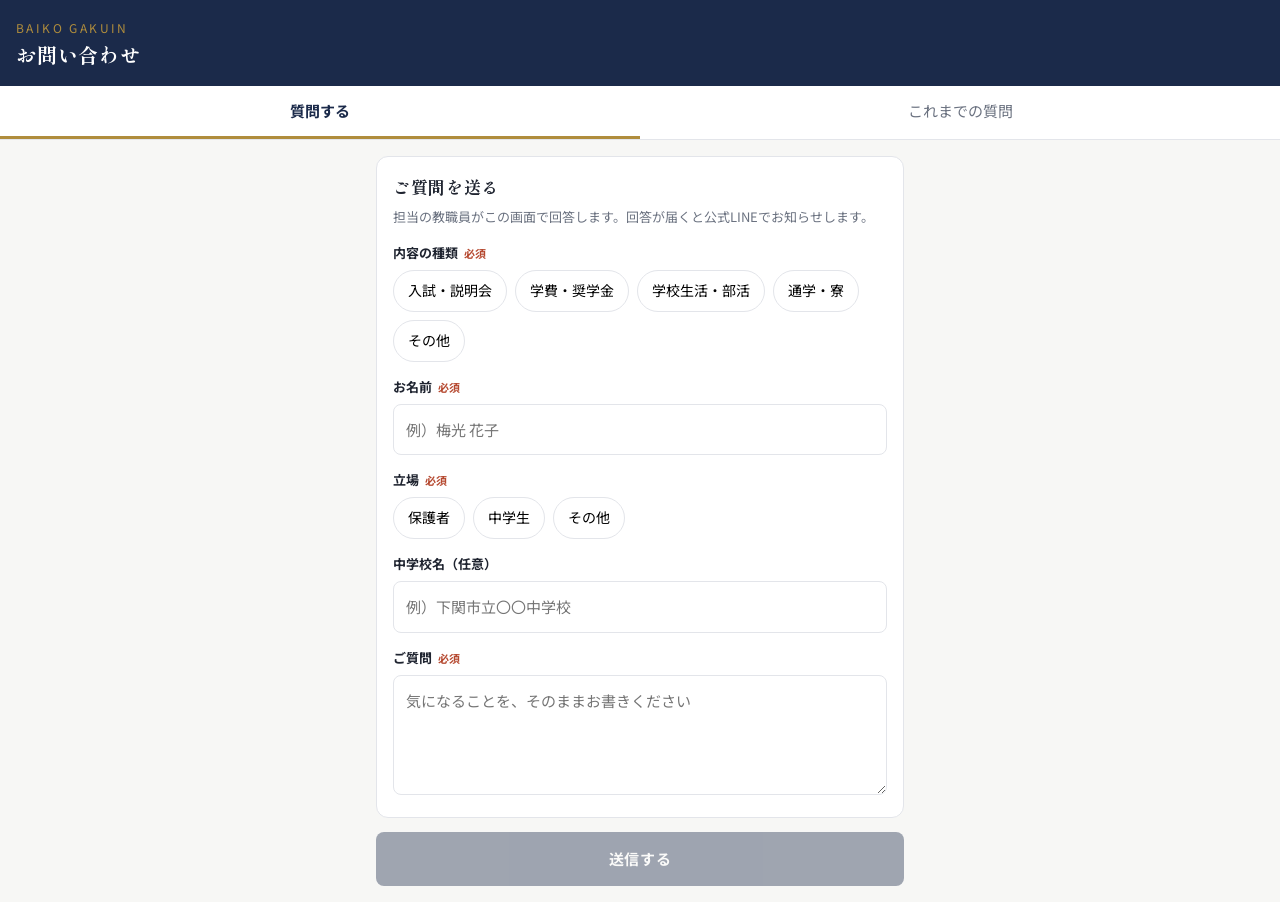
<file: index.html>
<!doctype html>
<html lang="ja">
<head>
<meta charset="utf-8">
<meta name="viewport" content="width=device-width, initial-scale=1, viewport-fit=cover">
<title>梅光学院 お問い合わせ</title>
<link rel="preconnect" href="https://fonts.googleapis.com">
<link href="https://fonts.googleapis.com/css2?family=Noto+Sans+JP:wght@400;700&family=Shippori+Mincho:wght@700&display=swap" rel="stylesheet">
<link rel="stylesheet" href="style.css">
<style>
  header { background: var(--navy); color: #fff; padding: 18px 16px 14px; }
  header .school { font-size: 12px; color: var(--gold); letter-spacing: .2em; }
  header h1 { font-size: 20px; }
  nav { display: flex; background: #fff; border-bottom: 1px solid var(--line); position: sticky; top: 0; z-index: 2; }
  nav button { flex: 1; padding: 12px; border: 0; background: none; color: var(--muted); border-bottom: 3px solid transparent; }
  nav button.on { color: var(--navy); font-weight: 700; border-bottom-color: var(--gold); }
  main { padding: 16px; max-width: 560px; margin: 0 auto; }
  .card { background: var(--card); border: 1px solid var(--line); border-radius: 12px; padding: 16px; margin-bottom: 14px; }
  label { display: block; font-size: 13px; font-weight: 700; margin: 14px 0 6px; }
  label .req { color: var(--warn); font-size: 11px; margin-left: 6px; }
  .chips { display: flex; flex-wrap: wrap; gap: 8px; }
  .chip { padding: 8px 14px; border: 1px solid var(--line); border-radius: 999px; background: #fff; font-size: 14px; }
  .chip.on { background: var(--navy); border-color: var(--navy); color: #fff; }
  .faq { background: var(--gold-soft); border-radius: 10px; padding: 12px 14px; margin-top: 12px; font-size: 14px; }
  .faq b { font-family: var(--mincho); color: var(--navy); }
  .faq details { margin-top: 6px; }
  .faq summary { cursor: pointer; }
  .item { display: block; width: 100%; text-align: left; background: #fff; border: 1px solid var(--line); border-radius: 12px; padding: 14px; margin-bottom: 10px; }
  .item .top { display: flex; justify-content: space-between; align-items: center; gap: 8px; }
  .item .preview { margin: 6px 0 0; color: var(--ink); overflow: hidden; text-overflow: ellipsis; white-space: nowrap; }
  .back { background: none; border: 0; color: var(--navy); padding: 0; margin-bottom: 12px; }
  .reply-box { margin-top: 16px; display: flex; gap: 8px; }
  .reply-box textarea { min-height: 48px; }
  .reply-box .btn { width: 84px; }
  .done { text-align: center; padding: 28px 16px; }
  .done .mark { font-size: 40px; color: var(--gold); }
  .empty { text-align: center; color: var(--muted); padding: 40px 0; }
  .toast { position: fixed; left: 50%; top: 14px; transform: translateX(-50%); background: #fff; border: 1px solid var(--line); border-left: 4px solid #06c755; border-radius: 10px; padding: 10px 14px; box-shadow: 0 6px 24px rgba(0,0,0,.12); font-size: 13px; width: min(92vw, 420px); display: none; z-index: 9; }
  .toast b { color: #06c755; }
</style>
</head>
<body>
<header>
  <div class="school">BAIKO GAKUIN</div>
  <h1>お問い合わせ</h1>
</header>
<nav>
  <button data-tab="new" class="on">質問する</button>
  <button data-tab="list">これまでの質問 <span id="unread"></span></button>
</nav>
<main id="view"></main>
<div class="toast" id="toast"></div>

<script src="https://static.line-scdn.net/liff/edge/2/sdk.js"></script>
<script src="config.js"></script>
<script src="store.js"></script>
<script>
// ── config.js に LIFF_ID があれば LIFF でLINEのIDと名前を取る。無ければデモの利用者で動く
const CATEGORIES = ['入試・説明会', '学費・奨学金', '学校生活・部活', '通学・寮', 'その他'];
const ROLES = ['保護者', '中学生', 'その他'];

let me = { userId: 'demo-user', displayName: 'デモ 保護者' };
let tab = 'new', openId = null, form = { category: '', role: '' };

async function initLiff() {
  const liffId = window.APP_CONFIG?.LIFF_ID;
  if (!Store.remote || !liffId || !window.liff) return;
  try {
    await liff.init({ liffId });
    if (!liff.isLoggedIn()) { liff.login(); return new Promise(() => {}); }
    const p = await liff.getProfile();
    me = { userId: p.userId, displayName: p.displayName };
    Store.setAuth({ idToken: liff.getIDToken() });
    await Store.refresh();
    // 職員の回答を拾う（開いている間は20秒ごと、画面に戻った時も）
    setInterval(() => Store.refresh().catch(() => {}), 20000);
    document.addEventListener('visibilitychange', () => { if (!document.hidden) Store.refresh().catch(() => {}); });
  } catch (e) {
    document.getElementById('view').innerHTML = `<div class="empty">LINEとの接続に失敗しました。<br>公式LINEのメニューから開き直してください。<br><span class="muted">${esc(e.message)}</span></div>`;
    return new Promise(() => {});
  }
}

function render() {
  document.querySelectorAll('nav button').forEach((b) => b.classList.toggle('on', b.dataset.tab === tab));
  const mine = Store.byUser(me.userId);
  const unread = mine.filter((q) => q.unreadForUser).length;
  document.getElementById('unread').innerHTML = unread ? '<span class="dot"></span>' : '';
  const v = document.getElementById('view');
  if (openId) return renderDetail(v, Store.get(openId));
  if (tab === 'list') return renderList(v, mine);
  renderForm(v);
}

function renderForm(v) {
  v.innerHTML = `
    <div class="card">
      <h2 style="font-size:17px">ご質問を送る</h2>
      <p class="muted" style="margin:4px 0 0">担当の教職員がこの画面で回答します。回答が届くと公式LINEでお知らせします。</p>

      <label>内容の種類<span class="req">必須</span></label>
      <div class="chips">${CATEGORIES.map((c) => `<button class="chip ${form.category === c ? 'on' : ''}" data-cat="${c}">${c}</button>`).join('')}</div>

      <label>お名前<span class="req">必須</span></label>
      <input id="name" placeholder="例）梅光 花子" value="${esc(form.name || '')}">

      <label>立場<span class="req">必須</span></label>
      <div class="chips">${ROLES.map((r) => `<button class="chip ${form.role === r ? 'on' : ''}" data-role="${r}">${r}</button>`).join('')}</div>

      <label>中学校名（任意）</label>
      <input id="school" placeholder="例）下関市立〇〇中学校" value="${esc(form.school || '')}">

      <label>ご質問<span class="req">必須</span></label>
      <textarea id="text" placeholder="気になることを、そのままお書きください">${esc(form.text || '')}</textarea>
    </div>
    <button class="btn" id="send">送信する</button>`;
  const keep = () => ['name', 'school', 'text'].forEach((k) => (form[k] = document.getElementById(k).value));
  const check = () => {
    keep();
    document.getElementById('send').disabled = !(form.category && form.role && form.name.trim() && form.text.trim());
  };
  v.querySelectorAll('[data-cat]').forEach((b) => (b.onclick = () => { keep(); form.category = b.dataset.cat; render(); }));
  v.querySelectorAll('[data-role]').forEach((b) => (b.onclick = () => { keep(); form.role = b.dataset.role; render(); }));
  v.querySelectorAll('input, textarea').forEach((el) => (el.oninput = check));
  check();
  document.getElementById('send').onclick = () => {
    keep();
    const q = Store.create({ ...me, name: form.name.trim(), role: form.role, school: form.school.trim(), category: form.category, text: form.text.trim() });
    form = { category: '', role: '' };
    v.innerHTML = `
      <div class="card done">
        <div class="mark">✓</div>
        <h2 style="font-size:18px">送信しました</h2>
        <p>受付番号 <b>${q.id}</b></p>
        <p class="muted">回答が届いたら、公式LINEでお知らせします。<br>「これまでの質問」からいつでも確認できます。</p>
      </div>
      <button class="btn ghost" id="toList">これまでの質問を見る</button>`;
    document.getElementById('toList').onclick = () => { tab = 'list'; render(); };
  };
}

function renderList(v, mine) {
  if (!mine.length) { v.innerHTML = '<div class="empty">まだ質問はありません</div>'; return; }
  v.innerHTML = mine.map((q) => `
    <button class="item" data-id="${q.id}">
      <div class="top">
        <span class="muted">${esc(q.category)}・${fmt(q.updatedAt)}</span>
        <span>${q.unreadForUser ? '<span class="dot"></span> ' : ''}<span class="badge ${q.status === '回答済み' ? '回答済み' : '対応中'}">${q.status === '回答済み' ? '回答あり' : '回答待ち'}</span></span>
      </div>
      <p class="preview">${esc(q.messages[0].text)}</p>
    </button>`).join('');
  v.querySelectorAll('.item').forEach((b) => (b.onclick = () => { openId = b.dataset.id; Store.update(openId, { unreadForUser: false }); render(); }));
}

function renderDetail(v, q) {
  if (!q) { openId = null; return render(); }
  v.innerHTML = `
    <button class="back" id="back">← 一覧に戻る</button>
    <div class="card" style="padding:12px 16px">
      <div class="muted">受付番号 ${q.id}・${esc(q.category)}</div>
    </div>
    <div class="thread">${q.messages.map((m) => m.from === 'user'
      ? `<div class="msg user">${esc(m.text)}<span class="meta">${fmt(m.at)}</span></div>`
      : `<div class="msg staff"><span class="who">梅光学院 ${esc(m.staffName || '')}</span>${esc(m.text)}<span class="meta">${fmt(m.at)}</span></div>`).join('')}
    </div>
    <div class="reply-box">
      <textarea id="more" placeholder="追加で質問する"></textarea>
      <button class="btn" id="sendMore">送る</button>
    </div>`;
  document.getElementById('back').onclick = () => { openId = null; render(); };
  document.getElementById('sendMore').onclick = () => {
    const t = document.getElementById('more').value.trim();
    if (t) Store.addMessage(q.id, { from: 'user', text: t });
  };
}

// 職員が回答した瞬間に「LINEに届く通知」を再現する（本番は Messaging API のプッシュ）
let seen = new Set(Store.byUser(me.userId).filter((q) => q.unreadForUser).map((q) => q.id + q.updatedAt));
function notify() {
  Store.byUser(me.userId).filter((q) => q.unreadForUser).forEach((q) => {
    const k = q.id + q.updatedAt;
    if (seen.has(k)) return;
    seen.add(k);
    const t = document.getElementById('toast');
    t.innerHTML = `<b>LINE</b>　梅光学院<br>お問い合わせ（${q.id}）に回答が届きました。タップして確認してください。`;
    t.style.display = 'block';
    t.onclick = () => { t.style.display = 'none'; openId = q.id; Store.update(q.id, { unreadForUser: false }); };
    setTimeout(() => (t.style.display = 'none'), 6000);
  });
}

document.querySelectorAll('nav button').forEach((b) => (b.onclick = () => { tab = b.dataset.tab; openId = null; render(); }));
window.addEventListener('store-changed', () => {
  if (document.activeElement?.tagName === 'TEXTAREA' || document.activeElement?.tagName === 'INPUT') {
    if (!openId && tab === 'new') return notify(); // 入力中のフォームは描き直さない
  }
  notify(); render();
});
initLiff().then(render);
</script>
</body>
</html>
</file>
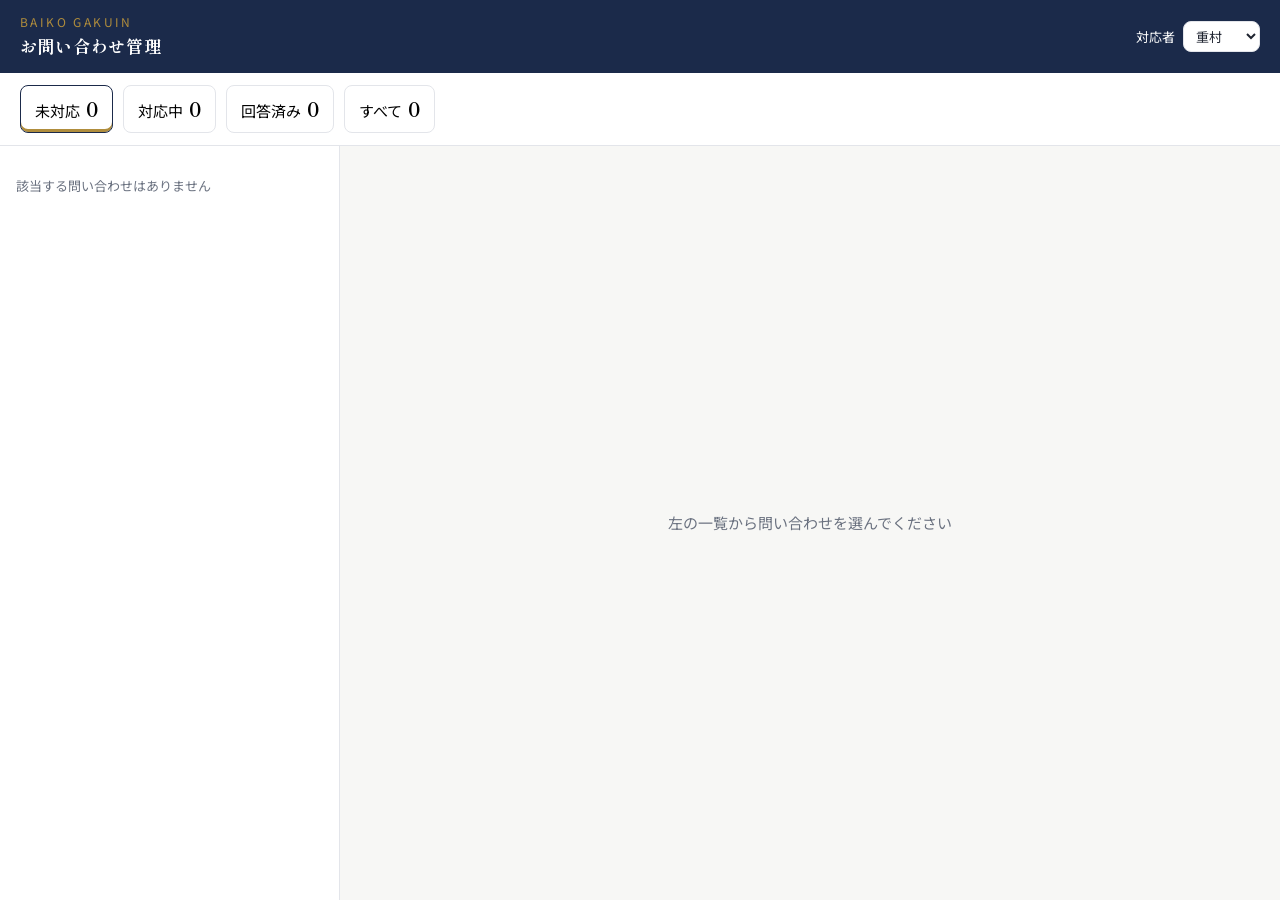
<file: admin.html>
<!doctype html>
<html lang="ja">
<head>
<meta charset="utf-8">
<meta name="viewport" content="width=device-width, initial-scale=1">
<title>お問い合わせ管理</title>
<link rel="preconnect" href="https://fonts.googleapis.com">
<link href="https://fonts.googleapis.com/css2?family=Noto+Sans+JP:wght@400;700&family=Shippori+Mincho:wght@700&display=swap" rel="stylesheet">
<link rel="stylesheet" href="style.css">
<style>
  body { height: 100vh; display: flex; flex-direction: column; }
  header { background: var(--navy); color: #fff; padding: 12px 20px; display: flex; align-items: center; gap: 16px; }
  header h1 { font-size: 17px; }
  header .gold { color: var(--gold); font-size: 12px; letter-spacing: .2em; }
  header .me { margin-left: auto; font-size: 13px; display: flex; align-items: center; gap: 8px; }
  header select { width: auto; padding: 4px 8px; font-size: 13px; }
  .stats { display: flex; gap: 10px; padding: 12px 20px; background: #fff; border-bottom: 1px solid var(--line); flex-wrap: wrap; }
  .stat { border: 1px solid var(--line); border-radius: 8px; padding: 6px 14px; background: #fff; text-align: left; }
  .stat.on { border-color: var(--navy); box-shadow: inset 0 -3px 0 var(--gold); }
  .stat b { font-family: var(--mincho); font-size: 20px; margin-left: 6px; }
  .wrap { flex: 1; display: grid; grid-template-columns: 340px 1fr; min-height: 0; }
  .list { border-right: 1px solid var(--line); overflow-y: auto; background: #fff; }
  .row { display: block; width: 100%; text-align: left; border: 0; border-bottom: 1px solid var(--line); background: #fff; padding: 12px 16px; }
  .row.on { background: var(--gold-soft); }
  .row .top { display: flex; justify-content: space-between; gap: 8px; }
  .row .name { font-weight: 700; }
  .row .preview { margin: 4px 0 0; font-size: 13px; color: var(--muted); overflow: hidden; text-overflow: ellipsis; white-space: nowrap; }
  .detail { overflow-y: auto; padding: 20px 24px; display: flex; flex-direction: column; }
  .info { display: grid; grid-template-columns: auto 1fr auto 1fr; gap: 4px 14px; font-size: 13px; background: #fff; border: 1px solid var(--line); border-radius: 10px; padding: 12px 16px; margin-bottom: 16px; }
  .info dt { color: var(--muted); }
  .info dd { margin: 0; }
  .tools { display: flex; gap: 8px; align-items: center; margin-bottom: 16px; flex-wrap: wrap; }
  .tools select { width: auto; padding: 6px 10px; font-size: 13px; }
  .thread { flex: 1; }
  .msg.user { align-self: flex-start; background: #fff; color: var(--ink); border: 1px solid var(--line); border-bottom-left-radius: 2px; border-bottom-right-radius: 12px; }
  .msg.user .meta { color: var(--muted); }
  .msg.staff { align-self: flex-end; background: var(--navy); color: #fff; border: 0; border-bottom-right-radius: 2px; border-bottom-left-radius: 12px; }
  .msg.staff .who { color: var(--gold); }
  .msg.staff .meta { color: #c9d1e3; }
  .composer { margin-top: 16px; background: #fff; border: 1px solid var(--line); border-radius: 10px; padding: 12px; }
  .temps { display: flex; gap: 6px; flex-wrap: wrap; margin-bottom: 8px; }
  .temps button { border: 1px solid var(--line); background: var(--bg); border-radius: 999px; padding: 4px 12px; font-size: 12px; }
  .composer .foot { display: flex; justify-content: space-between; align-items: center; margin-top: 8px; gap: 8px; }
  .empty { margin: auto; color: var(--muted); text-align: center; }
  @media (max-width: 760px) {
    body { height: auto; }
    .wrap { grid-template-columns: 1fr; }
    .list { max-height: 40vh; border-right: 0; border-bottom: 1px solid var(--line); }
    .info { grid-template-columns: auto 1fr; }
  }
</style>
</head>
<body>
<header>
  <div><div class="gold">BAIKO GAKUIN</div><h1>お問い合わせ管理</h1></div>
  <div class="me">対応者
    <select id="staff"><option>重村</option><option>事務室</option></select>
  </div>
</header>
<div class="stats" id="stats"></div>
<div class="wrap">
  <div class="list" id="list"></div>
  <div class="detail" id="detail"></div>
</div>

<script src="config.js"></script>
<script src="store.js"></script>
<script>
// 定型文：よく返す答えをワンタップで入れる（本番は学校で文面を決める）
const TEMPLATES = {
  'お礼': 'お問い合わせありがとうございます。梅光学院です。\n',
  '説明会の案内': '11月7日・11月28日の入試説明会で、詳しくご説明しております。公式LINEのメニュー「説明会の申込」からお申し込みください。\n',
  '確認して連絡': '担当者に確認のうえ、改めてご連絡いたします。少々お待ちください。\n',
  '締め': '\nほかにもご不明な点がありましたら、この画面からお気軽にご質問ください。',
};
let filter = '未対応', openId = null;
const staffSel = document.getElementById('staff');

function render() {
  const all = Store.all();
  const count = (s) => all.filter((q) => q.status === s).length;
  document.getElementById('stats').innerHTML = ['未対応', '対応中', '回答済み', 'すべて'].map((s) => `
    <button class="stat ${filter === s ? 'on' : ''}" data-f="${s}">${s}<b>${s === 'すべて' ? all.length : count(s)}</b></button>`).join('');
  document.querySelectorAll('[data-f]').forEach((b) => (b.onclick = () => { filter = b.dataset.f; render(); }));

  const shown = filter === 'すべて' ? all : all.filter((q) => q.status === filter);
  document.getElementById('list').innerHTML = shown.length ? shown.map((q) => `
    <button class="row ${q.id === openId ? 'on' : ''}" data-id="${q.id}">
      <div class="top"><span class="name">${esc(q.name)}<span class="muted">（${esc(q.role)}）</span></span><span class="badge ${q.status}">${q.status}</span></div>
      <div class="muted">${esc(q.category)}・${fmt(q.updatedAt)}${q.assignee ? '・担当 ' + esc(q.assignee) : ''}</div>
      <p class="preview">${esc(q.messages[q.messages.length - 1].text)}</p>
    </button>`).join('') : '<p class="muted" style="padding:16px">該当する問い合わせはありません</p>';
  document.querySelectorAll('.row').forEach((b) => (b.onclick = () => { openId = b.dataset.id; render(); }));
  renderDetail(Store.get(openId));
}

function renderDetail(q) {
  const d = document.getElementById('detail');
  if (!q) { d.innerHTML = '<div class="empty">左の一覧から問い合わせを選んでください</div>'; return; }
  const draft = document.getElementById('reply')?.dataset.for === q.id ? document.getElementById('reply').value : '';
  d.innerHTML = `
    <dl class="info">
      <dt>お名前</dt><dd>${esc(q.name)}（LINE：${esc(q.displayName)}）</dd>
      <dt>立場</dt><dd>${esc(q.role)}</dd>
      <dt>中学校</dt><dd>${esc(q.school) || '―'}</dd>
      <dt>受付</dt><dd>${q.id}・${fmt(q.createdAt)}</dd>
    </dl>
    <div class="tools">
      <span class="badge ${q.status}">${q.status}</span>
      <select id="assignee"><option value="">担当者なし</option>${['重村', '事務室'].map((n) => `<option ${q.assignee === n ? 'selected' : ''}>${n}</option>`).join('')}</select>
      ${q.status === '未対応' ? '<button class="btn small ghost" id="take">自分が対応する</button>' : ''}
    </div>
    <div class="thread">${q.messages.map((m) => m.from === 'user'
      ? `<div class="msg user">${esc(m.text)}<span class="meta">${esc(q.name)}・${fmt(m.at)}</span></div>`
      : `<div class="msg staff"><span class="who">${esc(m.staffName)}</span>${esc(m.text)}<span class="meta">${fmt(m.at)}</span></div>`).join('')}
    </div>
    <div class="composer">
      <div class="temps">${Object.keys(TEMPLATES).map((k) => `<button data-t="${k}">${k}</button>`).join('')}</div>
      <textarea id="reply" data-for="${q.id}" placeholder="回答を入力">${esc(draft)}</textarea>
      <div class="foot">
        <span class="muted">送ると、質問者の公式LINEに「回答が届きました」と1通届きます</span>
        <button class="btn small" id="send">回答を送る</button>
      </div>
    </div>`;
  const reply = document.getElementById('reply');
  document.getElementById('assignee').onchange = (e) => Store.update(q.id, { assignee: e.target.value });
  const take = document.getElementById('take');
  if (take) take.onclick = () => Store.update(q.id, { status: '対応中', assignee: staffSel.value });
  d.querySelectorAll('[data-t]').forEach((b) => (b.onclick = () => { reply.value += TEMPLATES[b.dataset.t]; reply.focus(); }));
  document.getElementById('send').onclick = () => {
    const t = reply.value.trim();
    if (!t) return;
    reply.value = '';
    Store.addMessage(q.id, { from: 'staff', text: t, staffName: staffSel.value });
    if (!q.assignee) Store.update(q.id, { assignee: staffSel.value });
  };
}

window.addEventListener('store-changed', render);
render();

// 本番：合言葉で入り、15秒ごとに新しい問い合わせを取る
async function connect() {
  let key;
  try { key = localStorage.getItem('baiko-admin-key'); } catch {}
  if (!key) key = prompt('管理画面の合言葉を入力してください');
  if (!key) return;
  Store.setAuth({ adminKey: key });
  try {
    await Store.refresh();
    try { localStorage.setItem('baiko-admin-key', key); } catch {}
    setInterval(() => Store.refresh().catch(() => {}), 15000);
  } catch (e) {
    try { localStorage.removeItem('baiko-admin-key'); } catch {}
    alert(e.message === 'unauthorized' ? '合言葉が違います' : '通信できませんでした：' + e.message);
    connect();
  }
}
if (Store.remote) connect();
</script>
</body>
</html>
</file>
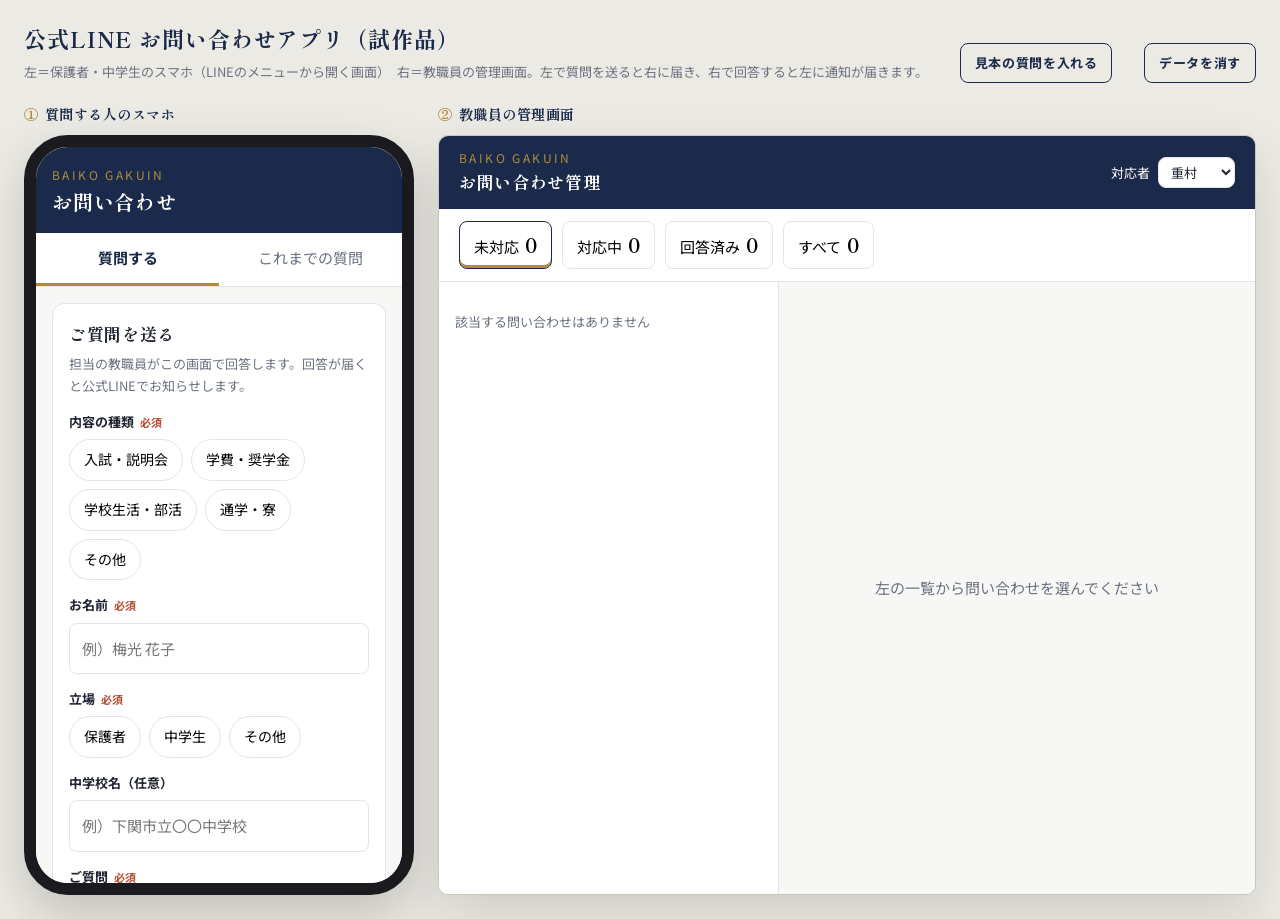
<file: demo.html>
<!doctype html>
<html lang="ja">
<head>
<meta charset="utf-8">
<meta name="viewport" content="width=device-width, initial-scale=1">
<title>お問い合わせアプリ 試作品デモ</title>
<link rel="preconnect" href="https://fonts.googleapis.com">
<link href="https://fonts.googleapis.com/css2?family=Noto+Sans+JP:wght@400;700&family=Shippori+Mincho:wght@700&display=swap" rel="stylesheet">
<link rel="stylesheet" href="style.css">
<style>
  body { background: #eceae4; }
  .head { padding: 20px 24px 8px; display: flex; align-items: flex-end; gap: 16px; flex-wrap: wrap; }
  .head h1 { font-size: 22px; color: var(--navy); }
  .head p { margin: 4px 0 0; color: var(--muted); font-size: 13px; }
  .head .btn { margin-left: auto; }
  .stage { display: grid; grid-template-columns: 390px 1fr; gap: 24px; padding: 12px 24px 24px; align-items: start; }
  .col h2 { font-size: 14px; color: var(--navy); margin-bottom: 8px; }
  .col h2 span { color: var(--gold); margin-right: 6px; }
  .phone { width: 390px; height: 760px; border: 12px solid #1b1b1f; border-radius: 44px; overflow: hidden; background: #fff; box-shadow: 0 20px 50px rgba(0,0,0,.18); }
  .phone iframe, .pc iframe { width: 100%; height: 100%; border: 0; display: block; }
  .pc { height: 760px; border: 1px solid #c9c6bd; border-radius: 10px; overflow: hidden; background: #fff; box-shadow: 0 20px 50px rgba(0,0,0,.12); }
  @media (max-width: 1000px) { .stage { grid-template-columns: 1fr; } .phone { margin: 0 auto; width: min(390px, 100%); } }
</style>
</head>
<body>
<div class="head">
  <div>
    <h1>公式LINE お問い合わせアプリ（試作品）</h1>
    <p>左＝保護者・中学生のスマホ（LINEのメニューから開く画面）　右＝教職員の管理画面。左で質問を送ると右に届き、右で回答すると左に通知が届きます。</p>
  </div>
  <button class="btn small ghost" id="seed">見本の質問を入れる</button>
  <button class="btn small ghost" id="reset">データを消す</button>
</div>
<div class="stage">
  <div class="col"><h2><span>①</span>質問する人のスマホ</h2><div class="phone"><iframe src="index.html?demo" title="質問者の画面"></iframe></div></div>
  <div class="col"><h2><span>②</span>教職員の管理画面</h2><div class="pc"><iframe src="admin.html?demo" title="管理画面"></iframe></div></div>
</div>
<script src="store.js"></script>
<script>
document.getElementById('reset').onclick = () => Store.reset();
document.getElementById('seed').onclick = () => {
  Store.create({ userId: 'sample-1', displayName: 'みか', name: '山本 美香', role: '保護者', school: '下関市立〇〇中学校', category: '学費・奨学金', text: '兄弟で通う場合の学費の減免はありますか？' });
  Store.create({ userId: 'sample-2', displayName: 'そうた', name: '田中 颯太', role: '中学生', school: '', category: '学校生活・部活', text: '高校からサッカー部に入っても、ついていけますか？' });
};
</script>
</body>
</html>
</file>
<file: style.css>
:root {
  --navy: #1b2a4a;
  --navy-soft: #2c3e66;
  --gold: #b08d3c;
  --gold-soft: #f5efe0;
  --ink: #1f2430;
  --muted: #6b7280;
  --line: #e3e5ea;
  --bg: #f7f7f5;
  --card: #ffffff;
  --ok: #2f7d5b;
  --warn: #b5482f;
  --mincho: 'Shippori Mincho', 'Yu Mincho', serif;
  --sans: 'Noto Sans JP', 'Hiragino Sans', 'Yu Gothic', sans-serif;
}
* { box-sizing: border-box; }
body {
  margin: 0; background: var(--bg); color: var(--ink);
  font-family: var(--sans); font-size: 15px; line-height: 1.7;
  -webkit-text-size-adjust: 100%;
}
h1, h2, h3 { font-family: var(--mincho); font-weight: 700; margin: 0; letter-spacing: .04em; }
button { font: inherit; cursor: pointer; }
input, select, textarea {
  font: inherit; width: 100%; padding: 12px; border: 1px solid var(--line);
  border-radius: 8px; background: #fff; color: var(--ink);
}
textarea { resize: vertical; min-height: 120px; }
input:focus, select:focus, textarea:focus { outline: 2px solid var(--gold); border-color: transparent; }

.btn {
  display: block; width: 100%; padding: 14px; border: 0; border-radius: 8px;
  background: var(--navy); color: #fff; font-weight: 700; letter-spacing: .05em;
}
.btn:disabled { opacity: .4; cursor: default; }
.btn.ghost { background: transparent; color: var(--navy); border: 1px solid var(--navy); }
.btn.small { display: inline-block; width: auto; padding: 8px 14px; font-size: 13px; }

.badge {
  display: inline-block; padding: 1px 10px; border-radius: 999px; font-size: 12px; font-weight: 700;
  border: 1px solid currentColor; white-space: nowrap;
}
.badge.未対応 { color: var(--warn); }
.badge.対応中 { color: var(--gold); }
.badge.回答済み { color: var(--ok); }
.muted { color: var(--muted); font-size: 13px; }
.dot { display: inline-block; width: 8px; height: 8px; border-radius: 50%; background: var(--warn); }

/* やり取り（吹き出し） */
.thread { display: flex; flex-direction: column; gap: 12px; }
.msg { max-width: 86%; padding: 10px 14px; border-radius: 12px; white-space: pre-wrap; word-break: break-word; }
.msg .meta { display: block; font-size: 11px; color: var(--muted); margin-top: 4px; }
.msg.user { align-self: flex-end; background: var(--navy); color: #fff; border-bottom-right-radius: 2px; }
.msg.user .meta { color: #c9d1e3; }
.msg.staff { align-self: flex-start; background: #fff; border: 1px solid var(--line); border-bottom-left-radius: 2px; }
.msg.staff .who { font-size: 12px; font-weight: 700; color: var(--gold); display: block; }
</file>
